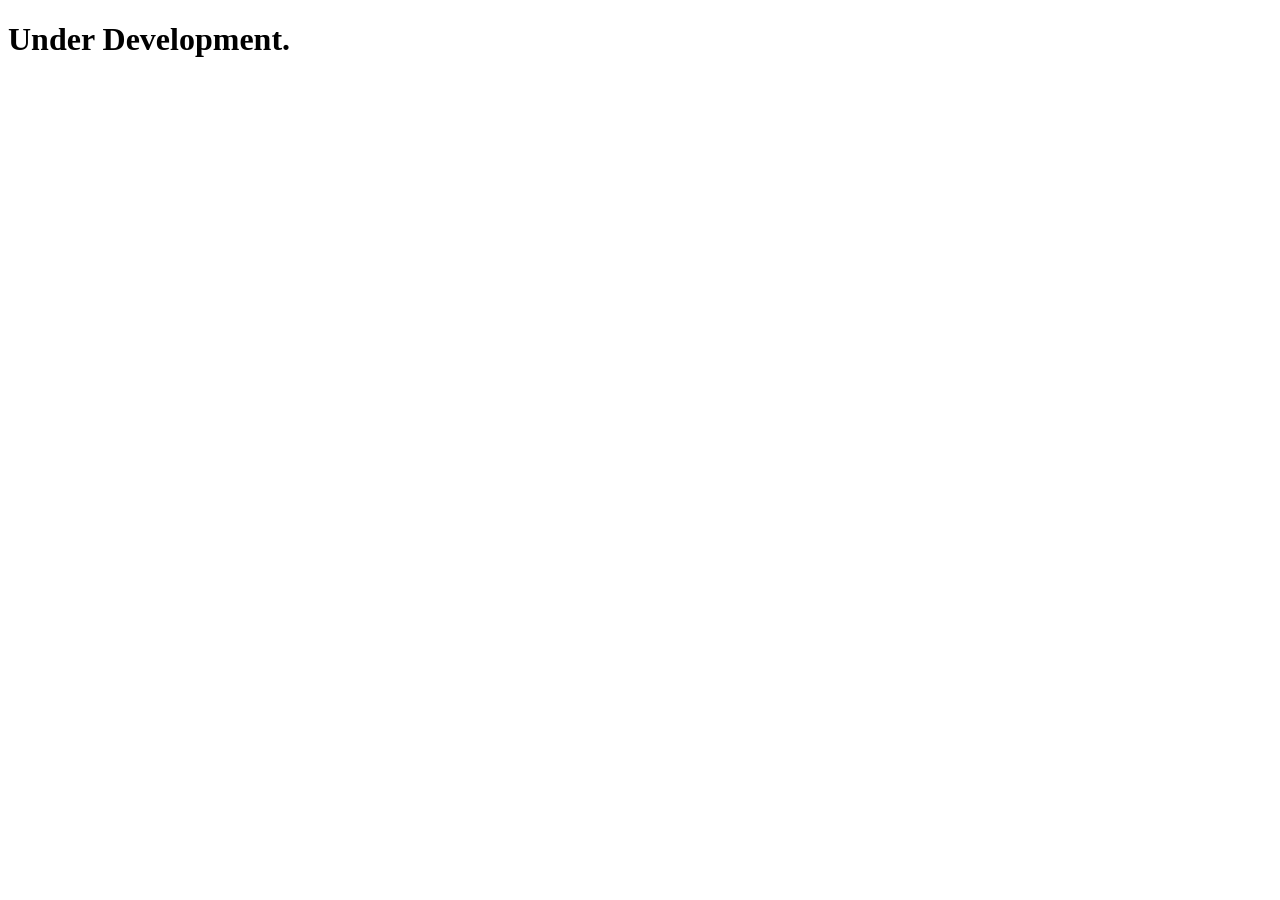
<file: index.html>
<!DOCTYPE html>
<html lang="en">
<head>
    <meta charset="UTF-8">
    <meta name="viewport" content="width=device-width, initial-scale=1.0">
    <title>Krishna Narayan Shrestha</title>
</head>
<body>
    <h1>Under Development.</h1>
</body>
</html>
</file>
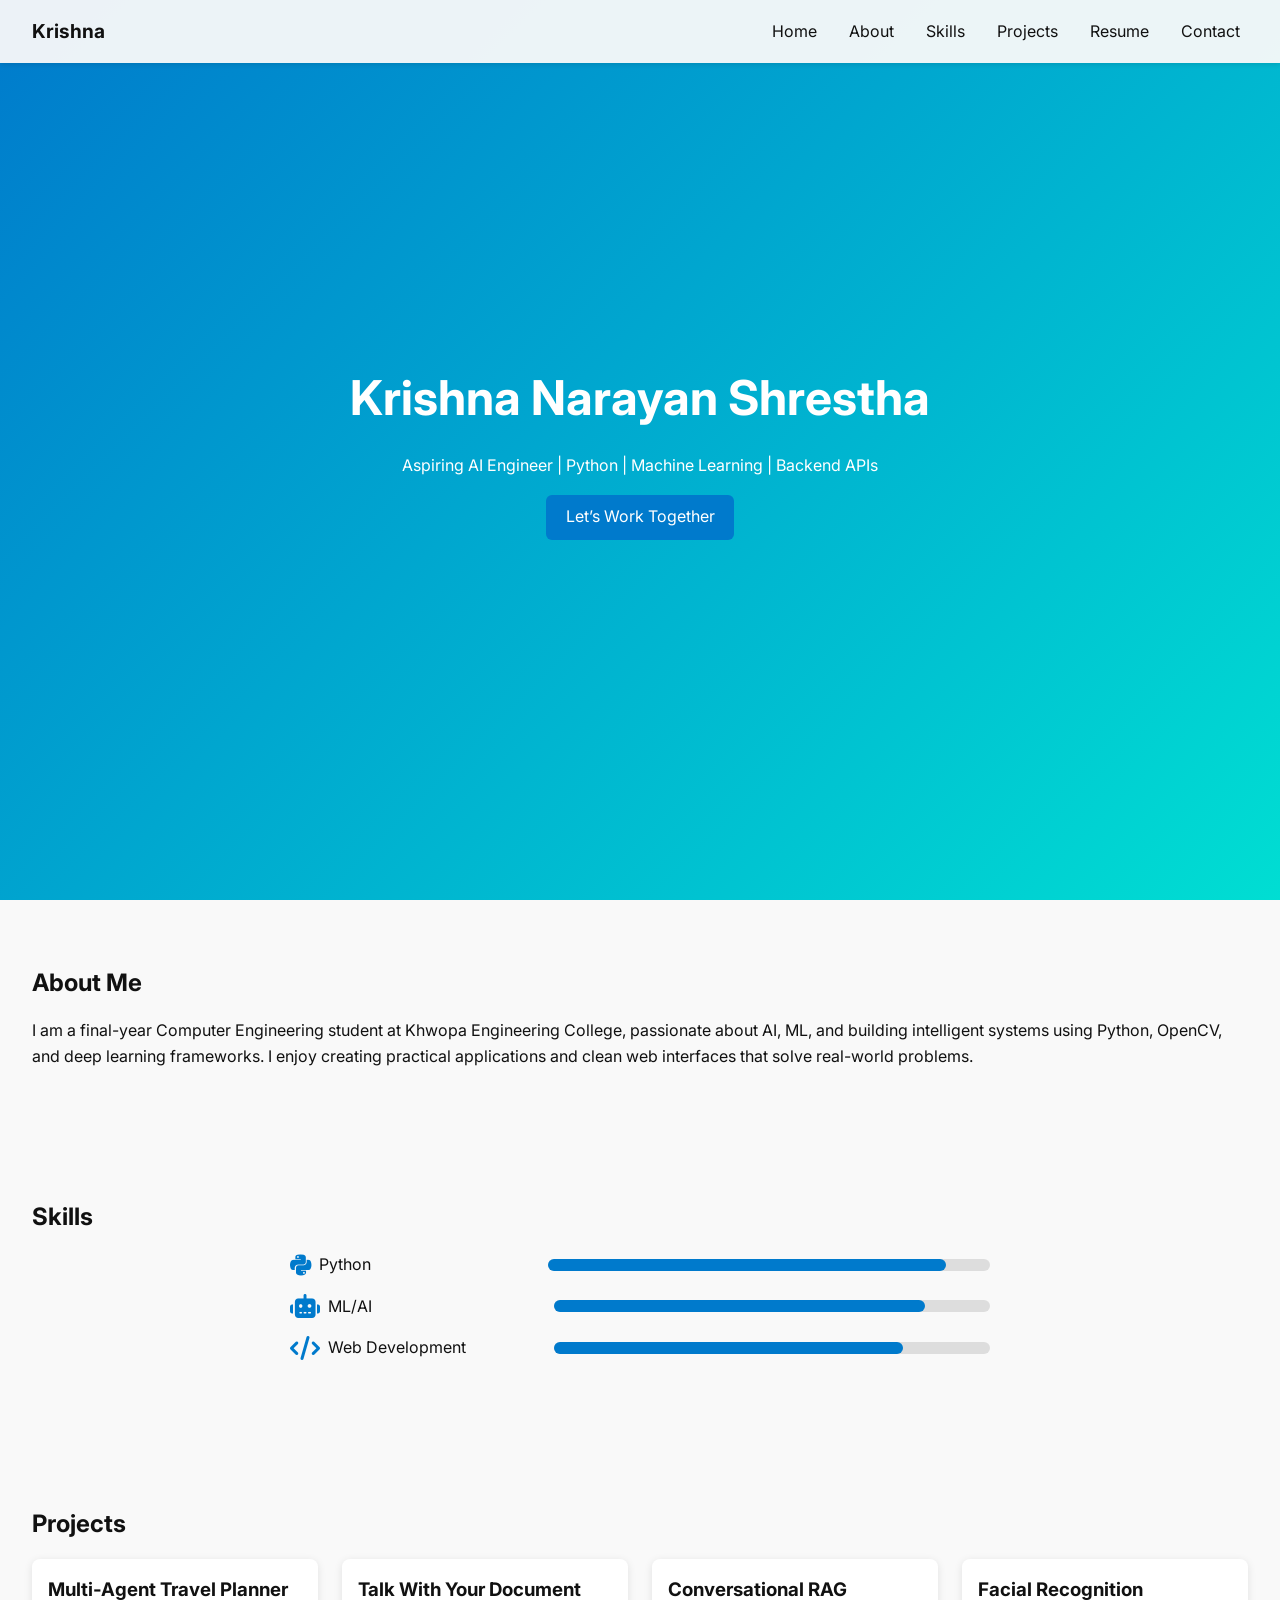
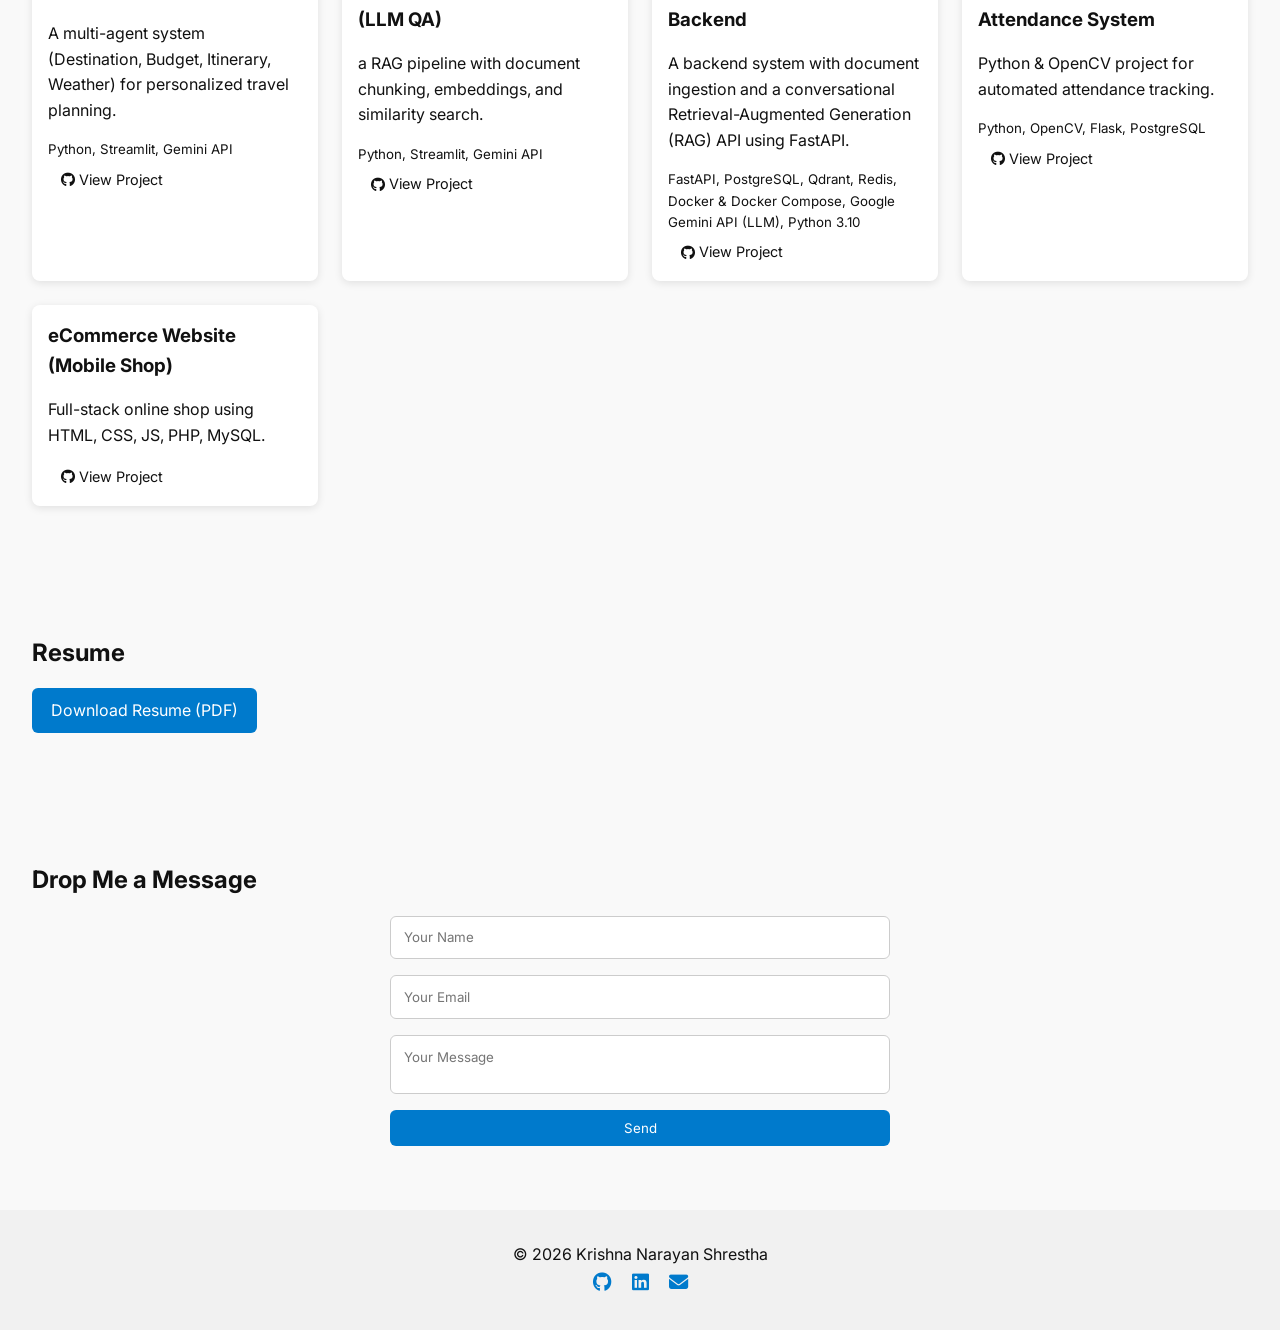
<file: index1.html>
<!DOCTYPE html>
<html lang="en">
<head>
<meta charset="UTF-8">
<meta name="viewport" content="width=device-width, initial-scale=1.0">
<title>Krishna Narayan Shrestha - Portfolio</title>
<link rel="stylesheet" href="style.css">
<link href="https://fonts.googleapis.com/css2?family=Inter:wght@400;600;700&display=swap" rel="stylesheet">
<link rel="stylesheet" href="https://cdnjs.cloudflare.com/ajax/libs/font-awesome/6.4.0/css/all.min.css">
</head>
<body>

<!-- Navbar -->
<nav id="navbar">
  <div class="logo">Krishna</div>
  <button id="nav-toggle">☰</button>
  <ul id="nav-links">
    <li><a href="#hero">Home</a></li>
    <li><a href="#about">About</a></li>
    <li><a href="#skills">Skills</a></li>
    <li><a href="#projects">Projects</a></li>
    <li><a href="#resume">Resume</a></li>
    <li><a href="#contact">Contact</a></li>
    <!-- <li><button id="theme-toggle"><i class="fas fa-moon"></i></button></li> -->
  </ul>
</nav>

<!-- Hero Section -->
<header id="hero">
  <div class="hero-content">
    <h1>Krishna Narayan Shrestha</h1>
    <p>Aspiring AI Engineer | Python | Machine Learning | Backend APIs</p>
    <div class="hero-buttons">
      <a href="#contact" class="btn" style="margin-top: 1rem;">Let’s Work Together</a>
    </div>
  </div>
</header>

<main>
  <!-- About Section -->
  <section id="about">
    <h2>About Me</h2>
    <p>I am a final-year Computer Engineering student at Khwopa Engineering College, passionate about AI, ML, and building intelligent systems using Python, OpenCV, and deep learning frameworks. I enjoy creating practical applications and clean web interfaces that solve real-world problems.</p>
  </section>

  <!-- Skills Section -->
  <section id="skills">
    <h2>Skills</h2>
    <div class="skills-container">
      <div class="skill">
        <i class="fab fa-python skill-icon"></i>
        <span>Python</span>
        <div class="bar"><div class="progress" data-width="90%"></div></div>
      </div>
      <div class="skill">
        <i class="fas fa-robot skill-icon"></i>
        <span>ML/AI</span>
        <div class="bar"><div class="progress" data-width="85%"></div></div>
      </div>
      <div class="skill">
        <i class="fas fa-code skill-icon"></i>
        <span>Web Development</span>
        <div class="bar"><div class="progress" data-width="80%"></div></div>
      </div>
    </div>
  </section>

  <!-- Projects Section -->
  <section id="projects">
    <h2>Projects</h2>
    <div class="projects-grid">
      <div class="project-card">
        <h3>Multi-Agent Travel Planner</h3>
        <p style="margin-bottom: 1rem;">A multi-agent system (Destination, Budget, Itinerary, Weather) for personalized travel planning.</p>
        <p style="font-size: smaller; margin-bottom: 0.4rem;">Python, Streamlit, Gemini API</p>
        <a href="https://github.com/krishna-sth/multi-agent-travel-planner" target="_blank" class="btn-small"><i class="fab fa-github"></i> View Project</a>
      </div>
      <div class="project-card">
        <h3>Talk With Your Document (LLM QA)</h3>
        <p style="margin-bottom: 1rem;"> a RAG pipeline with document chunking, embeddings, and similarity search.</p>
        <p style="font-size: smaller; margin-bottom: 0.4rem;">Python, Streamlit, Gemini API</p>
        <a href="https://github.com/krishna-sth/talk-with-document" target="_blank" class="btn-small"><i class="fab fa-github"></i> View Project</a>
      </div>

      <div class="project-card">
        <h3>Conversational RAG Backend</h3>
        <p style="margin-bottom: 1rem;">A backend system with document ingestion and a conversational Retrieval-Augmented Generation (RAG) API using FastAPI.</p>
        <p style="font-size: smaller; margin-bottom: 0.4rem;">FastAPI, PostgreSQL, Qdrant, Redis, Docker & Docker Compose, Google Gemini API (LLM), Python 3.10</p>
        <a href="https://github.com/krishna-sth/rag-backend" target="_blank" class="btn-small"><i class="fab fa-github"></i> View Project</a>
      </div>

      <div class="project-card">
        <h3>Facial Recognition Attendance System</h3>
        <p style="margin-bottom: 1rem;">Python & OpenCV project for automated attendance tracking.</p>
        <p style="font-size: smaller; margin-bottom: 0.4rem;">Python, OpenCV, Flask, PostgreSQL</p>
        <a href="https://github.com/krishna-sth/Facial-Recognition-Attendance-System" target="_blank" class="btn-small"><i class="fab fa-github"></i> View Project</a>
      </div>

      <div class="project-card">
        <h3>eCommerce Website (Mobile Shop)</h3>
        <p style="margin-bottom: 1rem;">Full-stack online shop using HTML, CSS, JS, PHP, MySQL.</p>
        <a href="https://github.com/krishna-sth/Mobile-Shop-Ecommerce-website" target="_blank" class="btn-small"><i class="fab fa-github"></i> View Project</a>
      </div>
    </div>
  </section>

  <!-- Resume Section -->
  <section id="resume">
    <h2>Resume</h2>
    <p><a href="resume/Krishna_N_Shrestha_CV.pdf" target="_blank" class="btn">Download Resume (PDF)</a></p>
  </section>

  <!-- Contact Section -->
  <section id="contact">
  <h2>Drop Me a Message</h2>
  <form id="contact-form" action="https://formspree.io/f/xgvlpqwq" method="POST">
    <input type="text" name="name" placeholder="Your Name" required>
    <input type="email" name="_replyto" placeholder="Your Email" required>
    <textarea name="message" placeholder="Your Message" required></textarea>
    <button type="submit" class="btn">Send</button>
  </form>
  <p id="form-message" style="text-align:center; margin-top:1rem; display:none;"></p>
</section>

</main>

<!-- Footer -->
<footer>
  <p>© 2026 Krishna Narayan Shrestha</p>
  <div class="social-icons">
    <a href="https://github.com/krishna-sth" target="_blank"><i class="fab fa-github"></i></a>
    <a href="https://www.linkedin.com/in/krishna-shrestha-90581b20a" target="_blank"><i class="fab fa-linkedin"></i></a>
    <a href="mailto:shresthakrishna930@gmail.com"><i class="fas fa-envelope"></i></a>
  </div>
</footer>

<script src="script.js"></script>
</body>
</html>
</file>
<file: style.css>
/* General */
* { margin:0; padding:0; box-sizing:border-box; font-family:'Inter', sans-serif; }
body { background:#f9f9f9; color:#111; line-height:1.6; transition: background 0.3s, color 0.3s; }
a { text-decoration:none; color:inherit; }
h1,h2,h3{margin-bottom:1rem;}
section{padding:4rem 2rem; opacity:0; transform:translateY(20px); transition:0.8s ease-in-out;}
section.visible{opacity:1; transform:translateY(0);}
.btn{background:#007acc; color:#fff; padding:0.6rem 1.2rem; border:none; border-radius:6px; cursor:pointer; transition:0.3s; display:inline-block;}
.btn:hover{background:#005fa3; transform:translateY(-2px); box-shadow:0 4px 10px rgba(0,0,0,0.2);}
.btn-small{padding:0.4rem 0.8rem; font-size:0.9rem;}
img{width:100%; border-radius:6px; display:block; transition:0.3s;}

/* Navbar */
nav{display:flex; justify-content:space-between; align-items:center; padding:1rem 2rem; position:fixed; width:100%; top:0; background:rgba(249,249,249,0.95); box-shadow:0 2px 5px rgba(0,0,0,0.1); z-index:100; transition:0.3s;}
nav.scrolled{background:#fff; box-shadow:0 3px 8px rgba(0,0,0,0.15);}
.logo{font-weight:700; font-size:1.2rem;}
#nav-links{display:flex; list-style:none; gap:1rem; margin-left: auto;}
#nav-links li a{padding:0.5rem; transition:0.3s; color:#111; position:relative;}
#nav-links li a:hover{color:#007acc;}
#nav-links li button{background:none; border:none; cursor:pointer; font-size:1.2rem;}
#nav-toggle{display:none; background:none; border:none; font-size:1.5rem; cursor:pointer;}

/* Hero */
#hero{height:100vh; display:flex; justify-content:center; align-items:center; text-align:center; background: linear-gradient(-45deg,#007acc,#00aaff,#00ffd5,#007acc); background-size:400% 400%; animation: gradientBG 15s ease infinite; color:#fff;}
@keyframes gradientBG{0%{background-position:0% 50%;}50%{background-position:100% 50%;}100%{background-position:0% 50%;}}
.hero-content h1{font-size:3rem; margin-bottom:1rem; opacity:0; animation:fadeInDown 1s forwards;}
@keyframes fadeInDown{from {opacity:0; transform:translateY(-20px);} to{opacity:1; transform:translateY(0);}}

/* Skills */
.skills-container{max-width:700px; margin:0 auto;}
.skill{margin-bottom:1rem; display:flex; align-items:center; gap:0.5rem;}
.skill-icon{font-size:1.5rem; color:#007acc;}
.skill span{flex:1;}
.bar{background:#ddd; border-radius:6px; height:12px; flex:2;}
.progress{background:#007acc; height:100%; width:0%; border-radius:6px; transition:1s;}

/* Projects */
.projects-grid{display:grid; grid-template-columns:repeat(auto-fit,minmax(250px,1fr)); gap:1.5rem;}
.project-card{background:#fff; padding:1rem; border-radius:8px; box-shadow:0 2px 8px rgba(0,0,0,0.1); transition:0.3s; opacity:0; transform:translateY(20px);}
.project-card.visible{opacity:1; transform:translateY(0);}
.project-card:hover{transform:translateY(-5px); box-shadow:0 4px 12px rgba(0,0,0,0.15);}

/* Contact */
form{max-width:500px; margin:0 auto; display:flex; flex-direction:column; gap:1rem;}
input,textarea{padding:0.8rem; border-radius:6px; border:1px solid #ccc;}
textarea{resize:none;}

/* Footer */
footer{text-align:center; padding:2rem; background:#f1f1f1; color:#111; transition:0.3s;}
footer .social-icons a{margin:0 0.5rem; color:#007acc; transition:0.3s; font-size:1.2rem;}
footer .social-icons a:hover{color:#00aaff;}

/* Dark mode */
body.dark{background:#111; color:#f9f9f9;}
body.dark nav{background:rgba(17,17,17,0.95);}
body.dark #nav-links li a{color:#f9f9f9;}
body.dark #nav-toggle{color:#f9f9f9;}
body.dark .project-card{background:#1a1a1a; box-shadow:0 2px 8px rgba(255,255,255,0.05);}
body.dark input, body.dark textarea{background:#222; color:#f9f9f9; border:1px solid #555;}
body.dark .btn:hover{background:#3399ff; transform:translateY(-2px); box-shadow:0 4px 10px rgba(255,255,255,0.2);}
body.dark #nav-links li a:hover{color:#00aaff;}
body.dark footer{background:#111; color:#f9f9f9;}
body.dark footer .social-icons a:hover{color:#00aaff;}
body.dark #theme-toggle i{color:#ffffff;}


/* Dark mode hero section with animated gradient */
body.dark #hero {
  background: linear-gradient(-45deg, #1a1a1a, #2a2a2a, #3a3a3a, #1a1a1a);
  background-size: 400% 400%;
  animation: gradientBGDark 15s ease infinite;
  color: #ffffff;
}

body.dark #hero .btn {
  background: #3399ff;
  color: #fff;
}

body.dark #hero .btn:hover {
  background: #007acc;
}

@keyframes gradientBGDark {
  0% { background-position: 0% 50%; }
  50% { background-position: 100% 50%; }
  100% { background-position: 0% 50%; }
}


/* Responsive */
@media(max-width:768px){
  #nav-links{display:none; flex-direction:column; gap:0; background:#fff; position:absolute; top:100%; right:0; width:200px; border-radius:6px; overflow:hidden;}
  #nav-links.active{display:flex;}
  #nav-toggle{display:block;}
  nav.scrolled #nav-links{background:#fff;}
}









/* Contact form message animation with fade & slide */
#form-message {
  opacity: 0;
  transform: translateY(0);
  transition: opacity 0.5s ease, transform 0.5s ease;
  text-align: center;
  margin-top: 1rem;
  font-weight: 500;
}

#form-message.show {
  opacity: 1;
  transform: translateY(0);
}

#form-message.hide {
  opacity: 0;
  transform: translateY(-10px);
}
</file>
